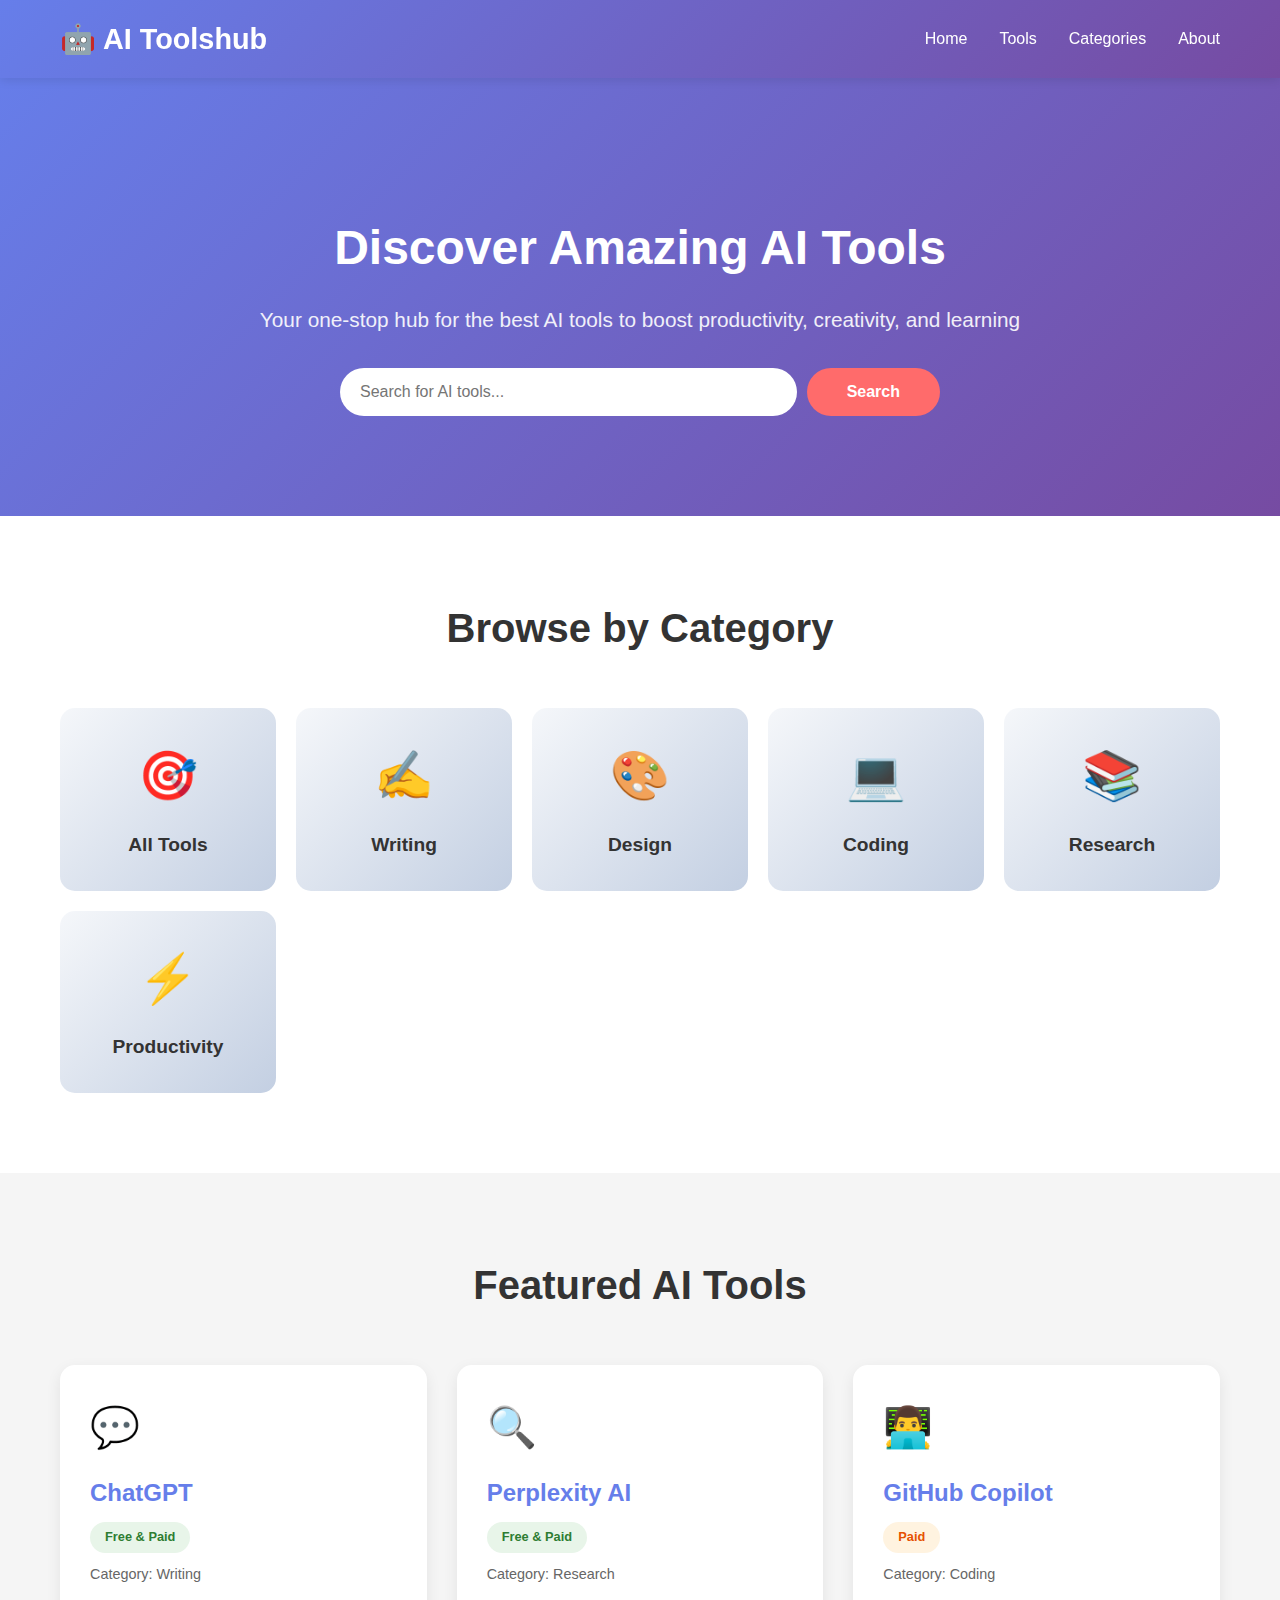
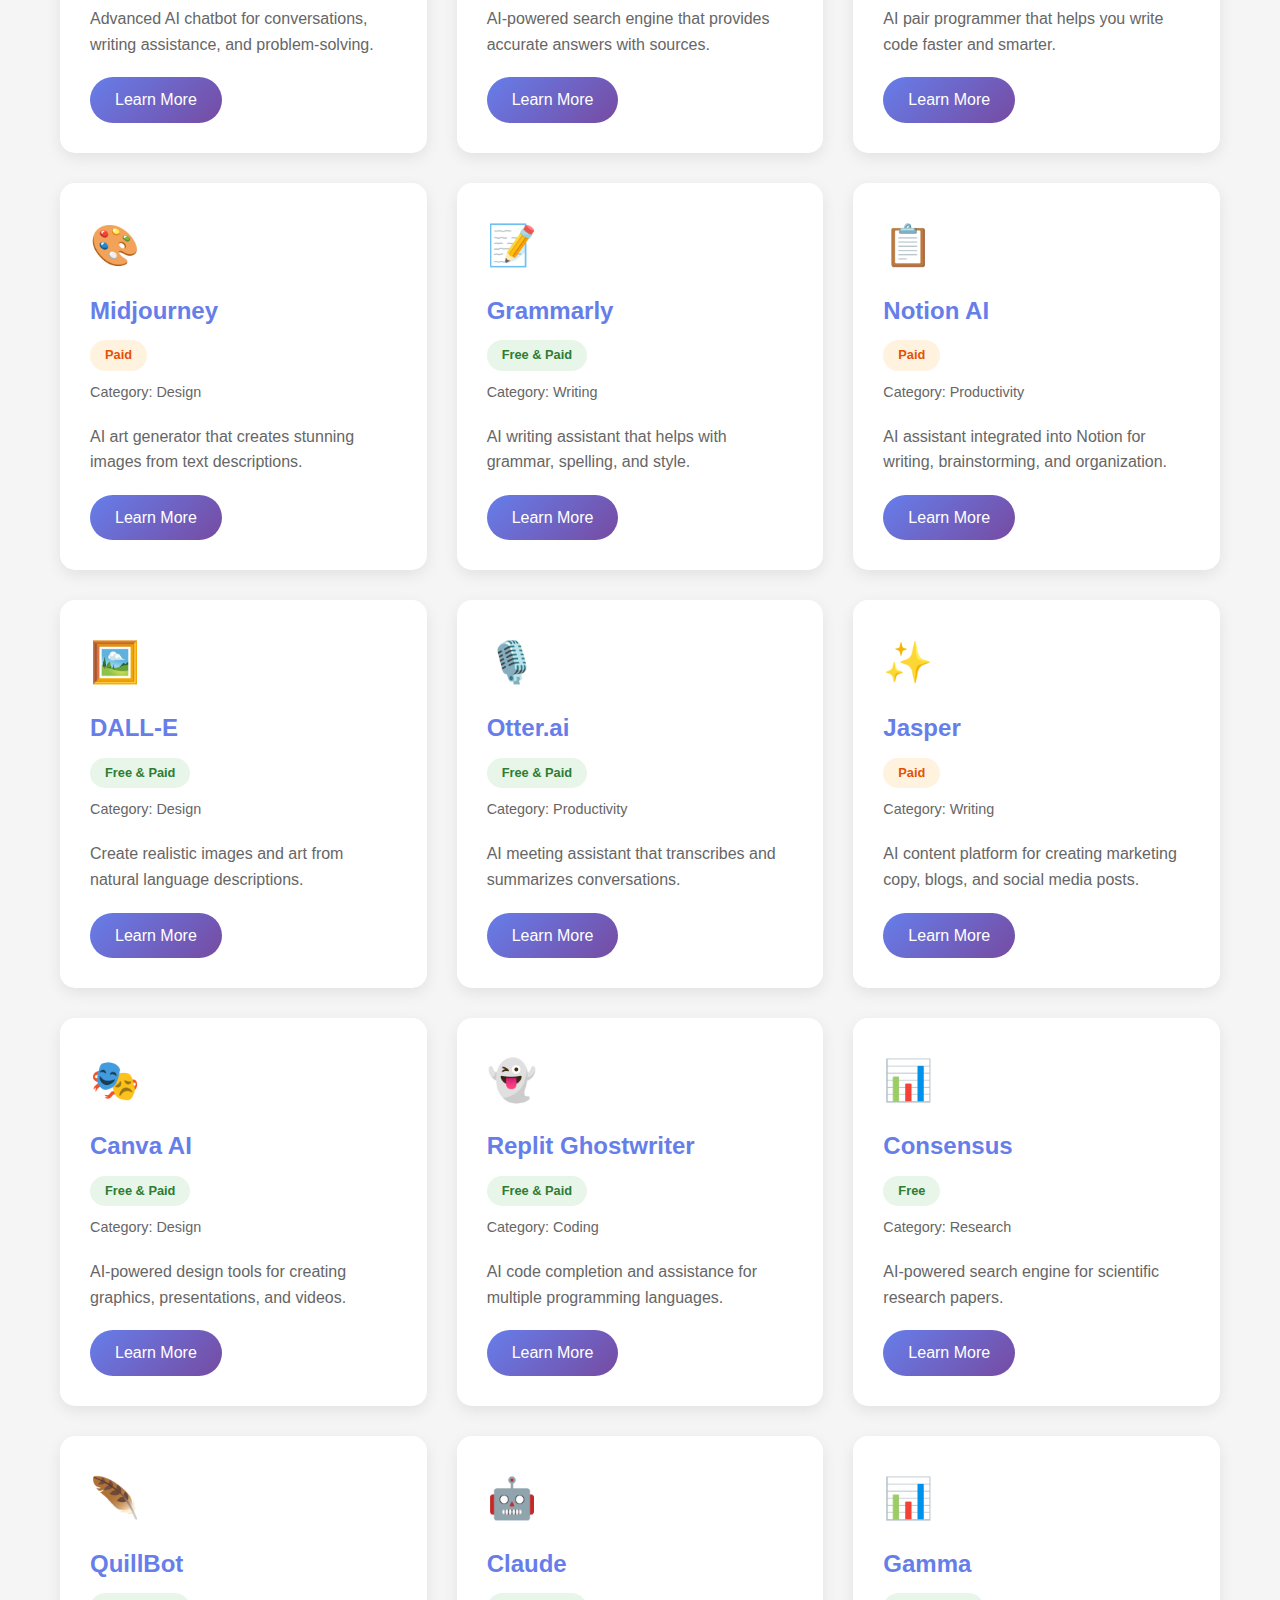
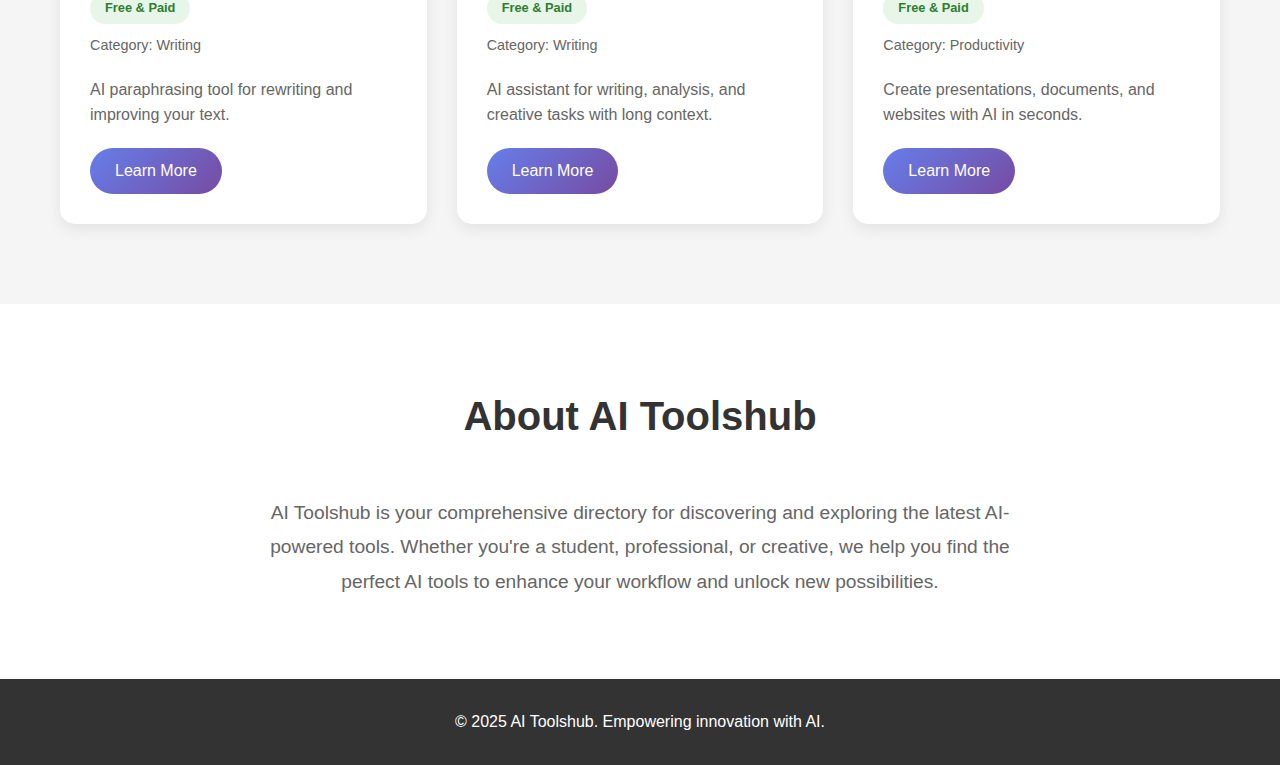
<file: index.html>
<!DOCTYPE html>
<html lang="en">
<head>
    <meta charset="UTF-8">
    <meta name="viewport" content="width=device-width, initial-scale=1.0">
    <title>AI Toolshub - Discover the Best AI Tools</title>
    <link rel="stylesheet" href="styles.css">
</head>
<body>
    <!-- Header Section -->
    <header>
        <nav class="navbar">
            <div class="container">
                <div class="logo">
                    <h1>🤖 AI Toolshub</h1>
                </div>
                <ul class="nav-links">
                    <li><a href="#home">Home</a></li>
                    <li><a href="#tools">Tools</a></li>
                    <li><a href="#categories">Categories</a></li>
                    <li><a href="#about">About</a></li>
                </ul>
            </div>
        </nav>
    </header>

    <!-- Hero Section -->
    <section id="home" class="hero">
        <div class="container">
            <h1 class="hero-title">Discover Amazing AI Tools</h1>
            <p class="hero-subtitle">Your one-stop hub for the best AI tools to boost productivity, creativity, and learning</p>
            <div class="search-bar">
                <input type="text" id="searchInput" placeholder="Search for AI tools...">
                <button onclick="searchTools()">Search</button>
            </div>
        </div>
    </section>

    <!-- Categories Section -->
    <section id="categories" class="categories">
        <div class="container">
            <h2 class="section-title">Browse by Category</h2>
            <div class="category-grid">
                <div class="category-card" onclick="filterTools('all')">
                    <span class="category-icon">🎯</span>
                    <h3>All Tools</h3>
                </div>
                <div class="category-card" onclick="filterTools('writing')">
                    <span class="category-icon">✍️</span>
                    <h3>Writing</h3>
                </div>
                <div class="category-card" onclick="filterTools('design')">
                    <span class="category-icon">🎨</span>
                    <h3>Design</h3>
                </div>
                <div class="category-card" onclick="filterTools('coding')">
                    <span class="category-icon">💻</span>
                    <h3>Coding</h3>
                </div>
                <div class="category-card" onclick="filterTools('research')">
                    <span class="category-icon">📚</span>
                    <h3>Research</h3>
                </div>
                <div class="category-card" onclick="filterTools('productivity')">
                    <span class="category-icon">⚡</span>
                    <h3>Productivity</h3>
                </div>
            </div>
        </div>
    </section>

    <!-- Tools Section -->
    <section id="tools" class="tools">
        <div class="container">
            <h2 class="section-title">Featured AI Tools</h2>
            <div id="toolsGrid" class="tools-grid">
                <!-- Tools will be dynamically loaded here -->
            </div>
        </div>
    </section>

    <!-- About Section -->
    <section id="about" class="about">
        <div class="container">
            <h2 class="section-title">About AI Toolshub</h2>
            <p class="about-text">
                AI Toolshub is your comprehensive directory for discovering and exploring the latest AI-powered tools. 
                Whether you're a student, professional, or creative, we help you find the perfect AI tools to 
                enhance your workflow and unlock new possibilities.
            </p>
        </div>
    </section>

    <!-- Footer -->
    <footer>
        <div class="container">
            <p>&copy; 2025 AI Toolshub. Empowering innovation with AI.</p>
        </div>
    </footer>

    <script src="script.js"></script>
</body>
</html>
</file>
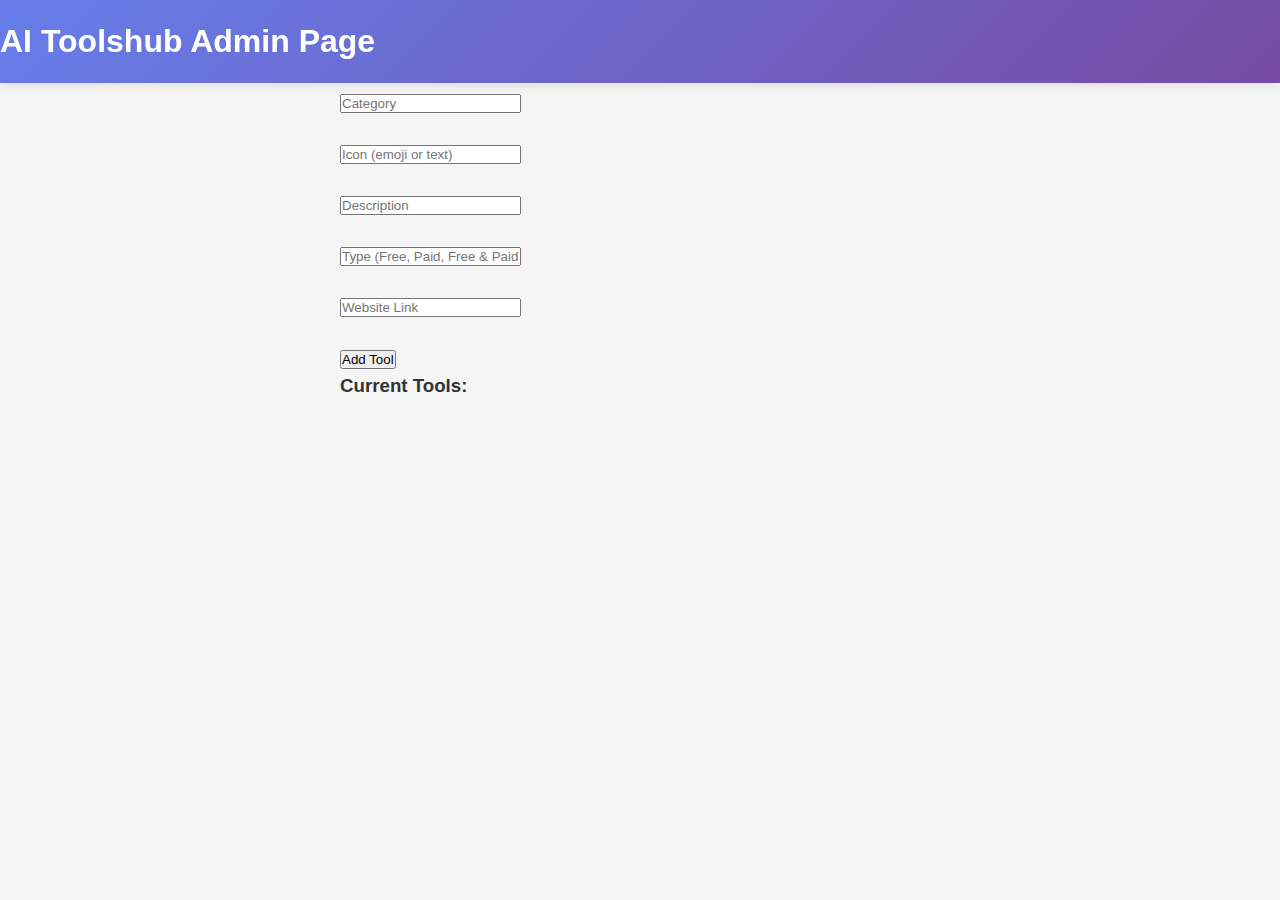
<file: admin.html>
<!DOCTYPE html>
<html lang="en">
<head>
    <meta charset="UTF-8">
    <title>AI Toolshub Admin</title>
    <link rel="stylesheet" href="styles.css">
</head>
<body>
    <header>
        <h1>AI Toolshub Admin Page</h1>
    </header>
    <main style="max-width:600px;margin:auto;">
        <h2>Manage AI Tools</h2>
        <form id="toolForm">
            <input type="text" id="name" placeholder="Tool Name" required><br><br>
            <input type="text" id="category" placeholder="Category" required><br><br>
            <input type="text" id="icon" placeholder="Icon (emoji or text)" required><br><br>
            <input type="text" id="description" placeholder="Description" required><br><br>
            <input type="text" id="type" placeholder="Type (Free, Paid, Free & Paid)" required><br><br>
            <input type="text" id="link" placeholder="Website Link" required><br><br>
            <button type="submit">Add Tool</button>
        </form>
        <h3>Current Tools:</h3>
        <ul id="toolsList"></ul>
    </main>
    <script src="admin.js"></script>
</body>
</html>
</file>
<file: styles.css>
/* Reset and Base Styles */
* {
    margin: 0;
    padding: 0;
    box-sizing: border-box;
}

body {
    font-family: 'Segoe UI', Tahoma, Geneva, Verdana, sans-serif;
    line-height: 1.6;
    color: #333;
    background-color: #f5f5f5;
}

.container {
    max-width: 1200px;
    margin: 0 auto;
    padding: 0 20px;
}

/* Header and Navigation */
header {
    background: linear-gradient(135deg, #667eea 0%, #764ba2 100%);
    color: white;
    padding: 1rem 0;
    position: fixed;
    width: 100%;
    top: 0;
    z-index: 1000;
    box-shadow: 0 2px 10px rgba(0,0,0,0.1);
}

.navbar .container {
    display: flex;
    justify-content: space-between;
    align-items: center;
}

.logo h1 {
    font-size: 1.8rem;
    font-weight: bold;
}

.nav-links {
    display: flex;
    list-style: none;
    gap: 2rem;
}

.nav-links a {
    color: white;
    text-decoration: none;
    font-weight: 500;
    transition: opacity 0.3s;
}

.nav-links a:hover {
    opacity: 0.8;
}

/* Hero Section */
.hero {
    background: linear-gradient(135deg, #667eea 0%, #764ba2 100%);
    color: white;
    padding: 150px 0 100px;
    text-align: center;
    margin-top: 60px;
}

.hero-title {
    font-size: 3rem;
    margin-bottom: 1rem;
    animation: fadeInUp 1s ease;
}

.hero-subtitle {
    font-size: 1.3rem;
    margin-bottom: 2rem;
    opacity: 0.9;
    animation: fadeInUp 1s ease 0.2s both;
}

.search-bar {
    display: flex;
    max-width: 600px;
    margin: 0 auto;
    gap: 10px;
    animation: fadeInUp 1s ease 0.4s both;
}

.search-bar input {
    flex: 1;
    padding: 15px 20px;
    border: none;
    border-radius: 50px;
    font-size: 1rem;
    outline: none;
}

.search-bar button {
    padding: 15px 40px;
    background-color: #ff6b6b;
    color: white;
    border: none;
    border-radius: 50px;
    font-size: 1rem;
    cursor: pointer;
    font-weight: bold;
    transition: background-color 0.3s;
}

.search-bar button:hover {
    background-color: #ee5a52;
}

/* Categories Section */
.categories {
    padding: 80px 0;
    background-color: white;
}

.section-title {
    text-align: center;
    font-size: 2.5rem;
    margin-bottom: 3rem;
    color: #333;
}

.category-grid {
    display: grid;
    grid-template-columns: repeat(auto-fit, minmax(180px, 1fr));
    gap: 20px;
    margin-top: 40px;
}

.category-card {
    background: linear-gradient(135deg, #f5f7fa 0%, #c3cfe2 100%);
    padding: 30px;
    border-radius: 15px;
    text-align: center;
    cursor: pointer;
    transition: transform 0.3s, box-shadow 0.3s;
}

.category-card:hover {
    transform: translateY(-5px);
    box-shadow: 0 10px 25px rgba(0,0,0,0.1);
}

.category-icon {
    font-size: 3rem;
    display: block;
    margin-bottom: 15px;
}

.category-card h3 {
    font-size: 1.2rem;
    color: #333;
}

/* Tools Section */
.tools {
    padding: 80px 0;
    background-color: #f5f5f5;
}

.tools-grid {
    display: grid;
    grid-template-columns: repeat(auto-fill, minmax(300px, 1fr));
    gap: 30px;
    margin-top: 40px;
}

.tool-card {
    background: white;
    border-radius: 15px;
    padding: 30px;
    box-shadow: 0 5px 15px rgba(0,0,0,0.08);
    transition: transform 0.3s, box-shadow 0.3s;
    animation: fadeIn 0.6s ease;
}

.tool-card:hover {
    transform: translateY(-8px);
    box-shadow: 0 15px 30px rgba(0,0,0,0.15);
}

.tool-icon {
    font-size: 2.5rem;
    margin-bottom: 15px;
}

.tool-card h3 {
    font-size: 1.5rem;
    margin-bottom: 10px;
    color: #667eea;
}

.tool-badge {
    display: inline-block;
    padding: 5px 15px;
    background-color: #e8f5e9;
    color: #2e7d32;
    border-radius: 20px;
    font-size: 0.8rem;
    font-weight: bold;
    margin-bottom: 10px;
}

.tool-badge.paid {
    background-color: #fff3e0;
    color: #e65100;
}

.tool-category {
    color: #999;
    font-size: 0.9rem;
    margin-bottom: 10px;
}

.tool-card p {
    color: #666;
    line-height: 1.6;
    margin-bottom: 20px;
}

.tool-link {
    display: inline-block;
    padding: 10px 25px;
    background: linear-gradient(135deg, #667eea 0%, #764ba2 100%);
    color: white;
    text-decoration: none;
    border-radius: 25px;
    transition: opacity 0.3s;
    font-weight: 500;
}

.tool-link:hover {
    opacity: 0.9;
}

/* About Section */
.about {
    padding: 80px 0;
    background-color: white;
    text-align: center;
}

.about-text {
    max-width: 800px;
    margin: 0 auto;
    font-size: 1.2rem;
    color: #666;
    line-height: 1.8;
}

/* Footer */
footer {
    background-color: #333;
    color: white;
    text-align: center;
    padding: 30px 0;
}

/* Animations */
@keyframes fadeInUp {
    from {
        opacity: 0;
        transform: translateY(30px);
    }
    to {
        opacity: 1;
        transform: translateY(0);
    }
}

@keyframes fadeIn {
    from {
        opacity: 0;
    }
    to {
        opacity: 1;
    }
}

/* Responsive Design */
@media (max-width: 768px) {
    .hero-title {
        font-size: 2rem;
    }

    .hero-subtitle {
        font-size: 1rem;
    }

    .nav-links {
        gap: 1rem;
    }

    .search-bar {
        flex-direction: column;
    }

    .section-title {
        font-size: 2rem;
    }

    .category-grid {
        grid-template-columns: repeat(2, 1fr);
    }

    .tools-grid {
        grid-template-columns: 1fr;
    }
}
</file>
